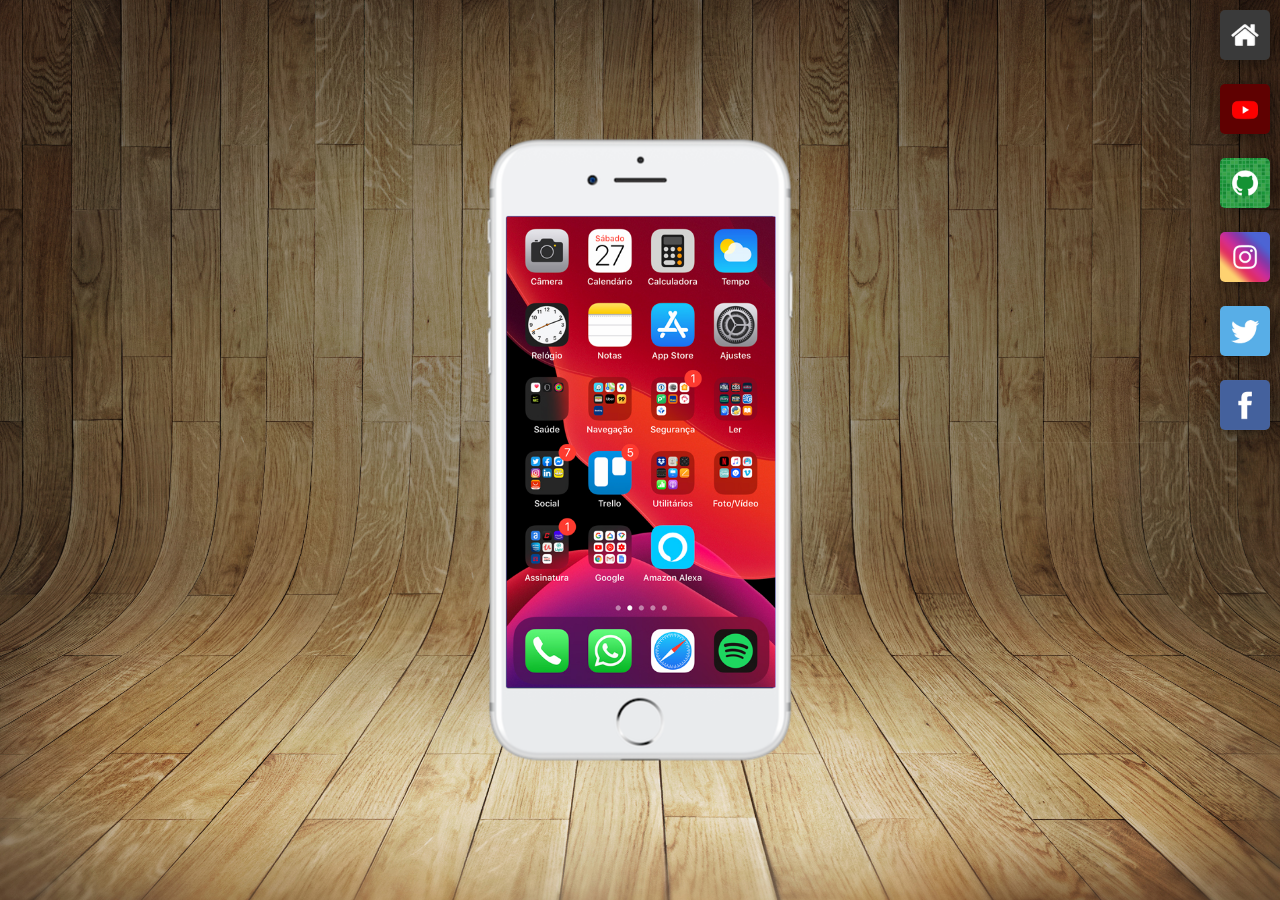
<file: index.html>
<!DOCTYPE html>
<html lang="pt-br">
<head>
    <meta charset="UTF-8">
    <meta name="viewport" content="width=device-width, initial-scale=1.0">
    <title>Redes Sociais</title>
    <link rel="stylesheet" href="style.css">
</head>
<body>
    <main>

        <section id="telefone">
            <iframe src="home.html" frameborder="0" name="tela" id="tela"></iframe>
        </section>

        <section id="redessociais">

            <a href="home.html" target="tela"><img src="imagens/imagens/logo-home.jpg" alt="home"></a>
            <br>

            <a href="youtube.html" target="tela"><img src="imagens/imagens/logo-youtube.jpg" alt="youtube"></a>
            <br>

            <a href="github.html" target="tela"><img src="imagens/imagens/logo-github.jpg" alt="github"></a>
            <br>

            <a href="instagram.html" target="tela"><img src="imagens/imagens/logo-instagram.jpg" alt="instagram"></a>
            <br>

            <a href="twitter.html" target="tela"><img src="imagens/imagens/logo-twitter.jpg" alt="twitter"></a>
            <br>

            <a href="facebook.html" target="tela"><img src="imagens/imagens/logo-facebook.jpg" alt="facebook"></a>
          
        </section>

    </main>
    
</body>
</html>
</file>
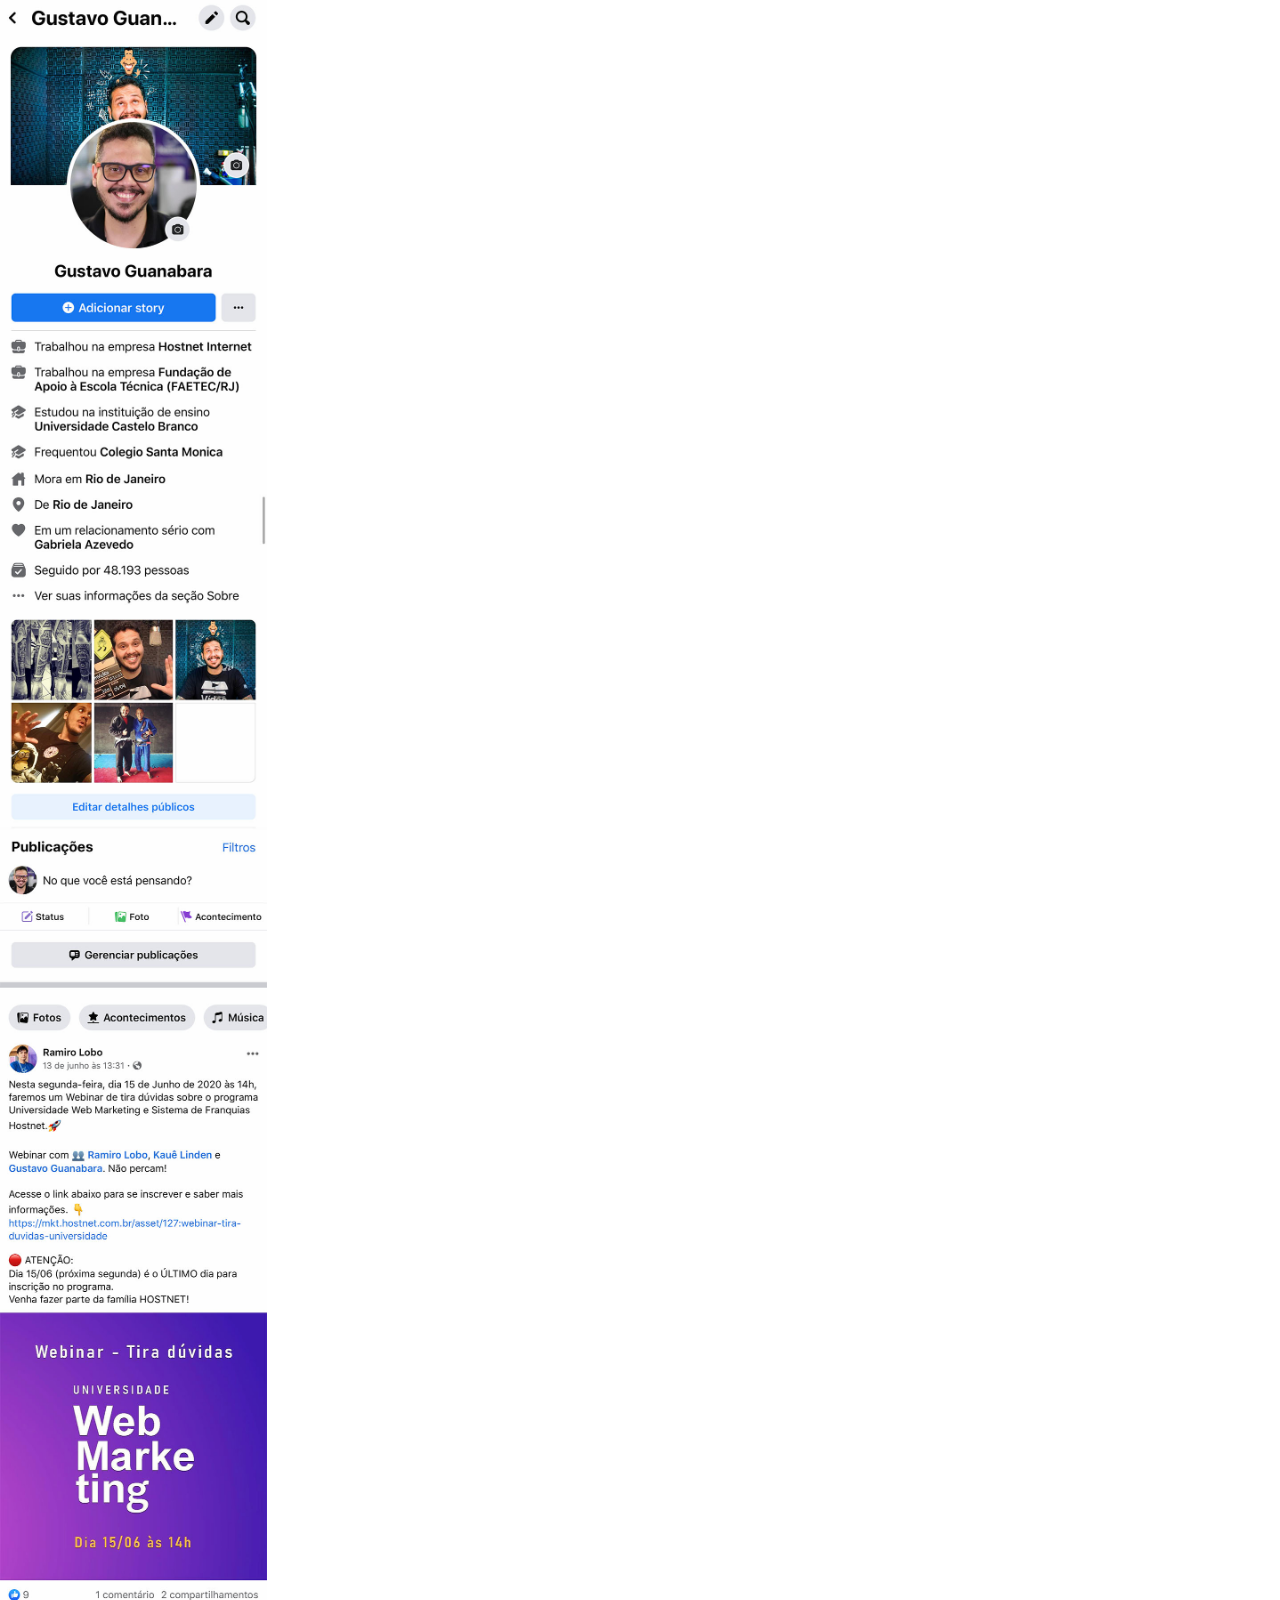
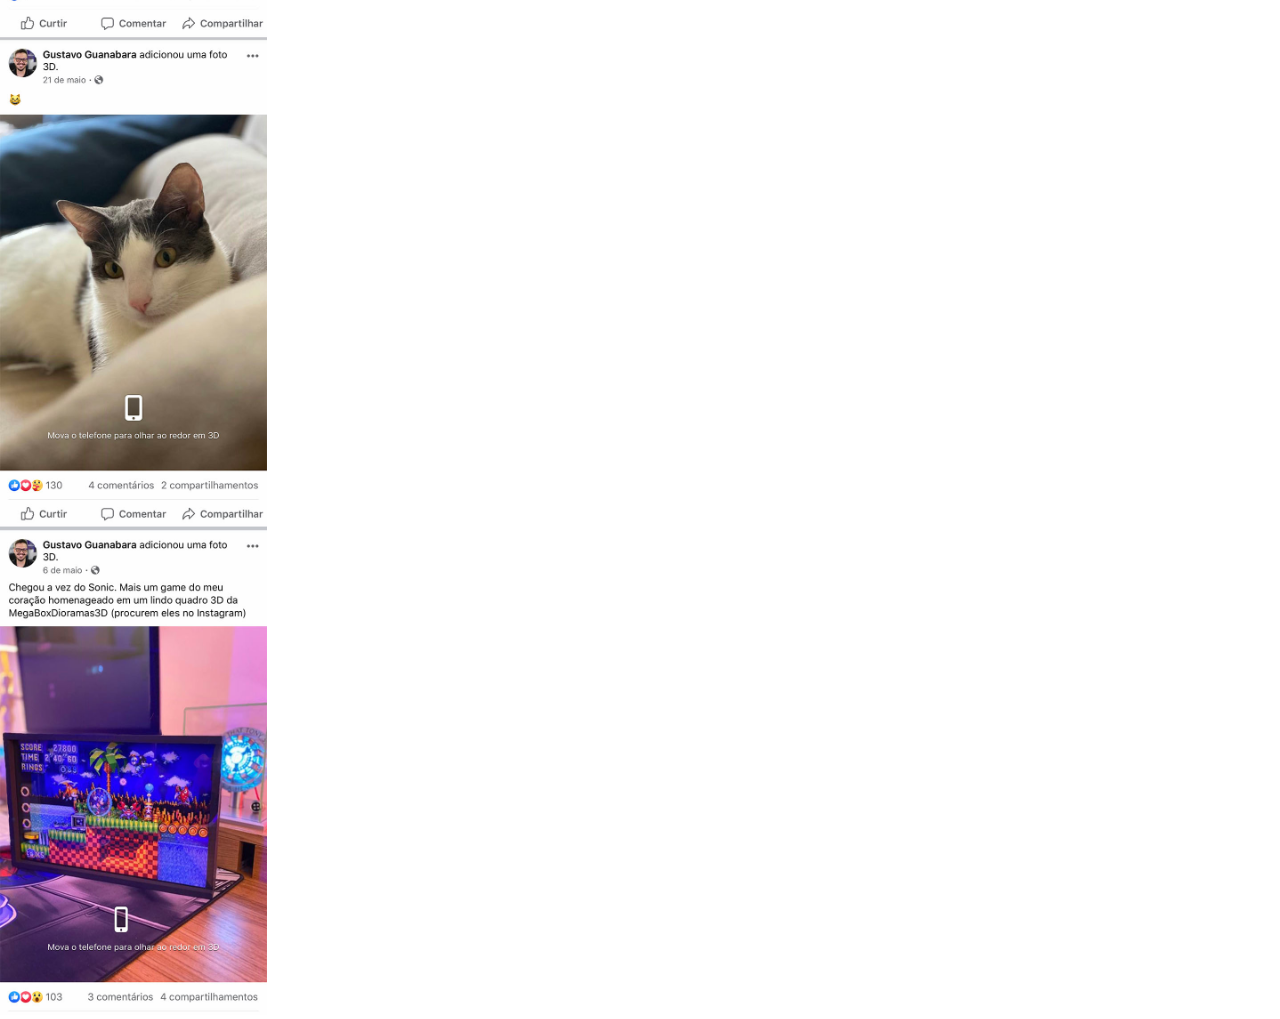
<file: facebook.html>
<!DOCTYPE html>
<html lang="pt-br">
<head>
    <meta charset="UTF-8">
    <meta name="viewport" content="width=device-width, initial-scale=1.0">
    <title>Facebook</title>
    <link rel="stylesheet" href="socials.css">
</head>
<body>

    <img src="imagens/imagens/tela-facebook.jpg" alt="Youtube">
    
</body>
</html>
</file>
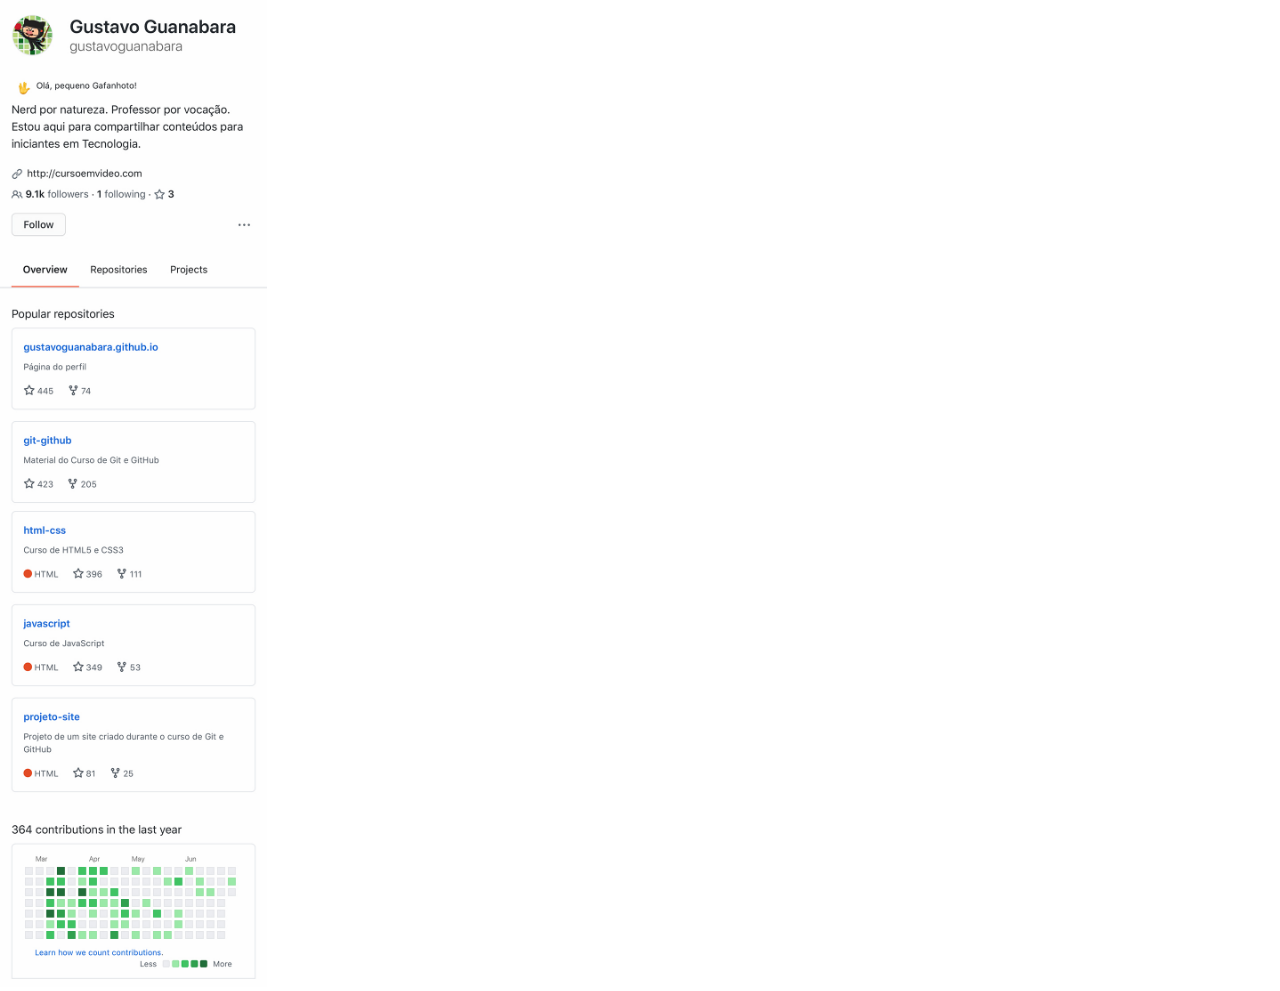
<file: github.html>
<!DOCTYPE html>
<html lang="pt-br">
<head>
    <meta charset="UTF-8">
    <meta name="viewport" content="width=device-width, initial-scale=1.0">
    <title>Github</title>
    <link rel="stylesheet" href="socials.css">
</head>
<body>

    <img src="imagens/imagens/tela-github.jpg" alt="Youtube">
    
</body>
</html>
</file>
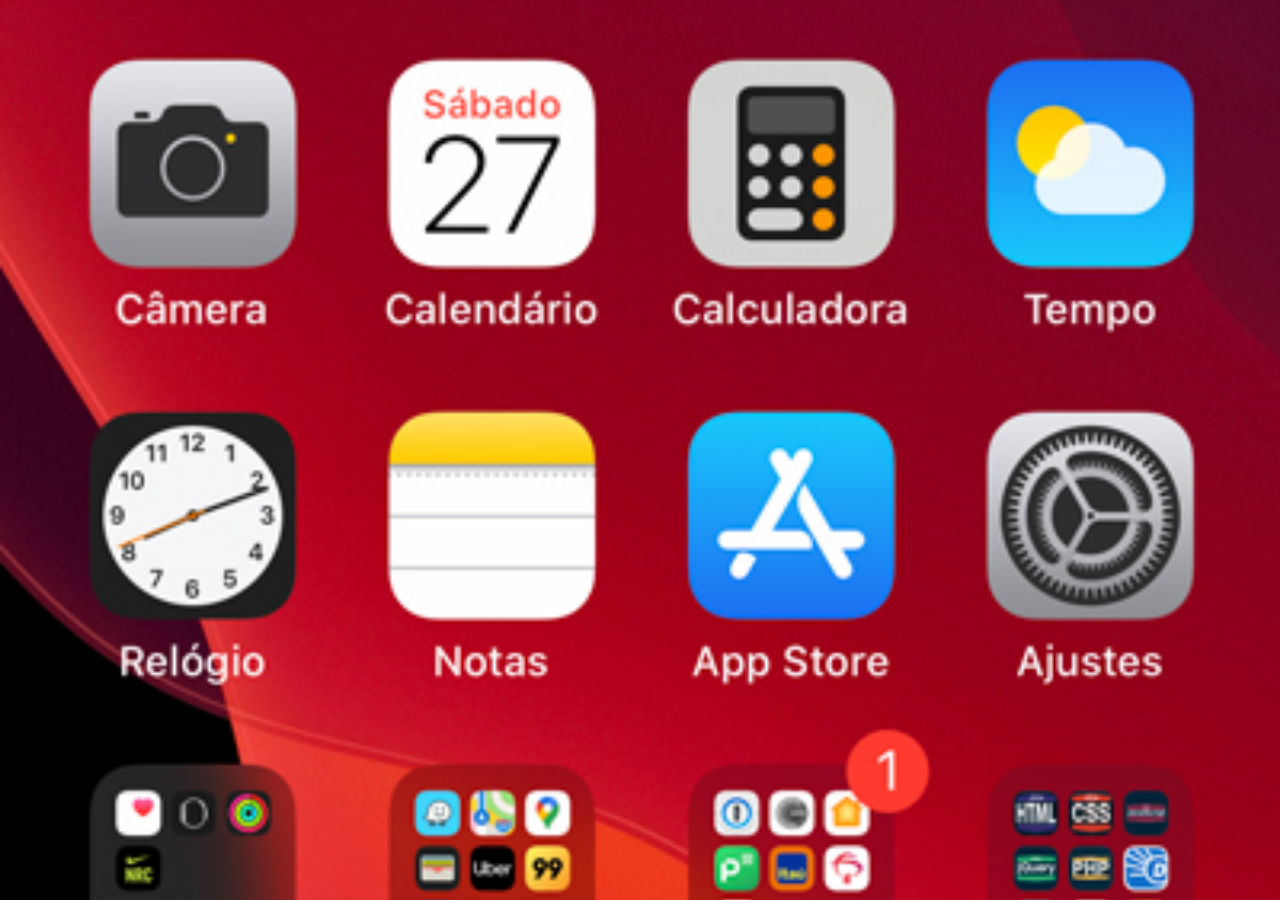
<file: home.html>
<!DOCTYPE html>
<html lang="pt-br">
<head>
    <meta charset="UTF-8">
    <meta name="viewport" content="width=device-width, initial-scale=1.0">
    <title>Home</title>
    <style>
        *{
            margin: 0px;
            padding: 0px;
        }

        body{
            width: 100vw;
            height: 100vh;
            background: blue url(imagens/imagens/tela-home.jpg);
            background-repeat: no-repeat;
            background-position: top center;
            background-size: cover;
        }
    </style>
</head>
<body>
    
</body>
</html>
</file>
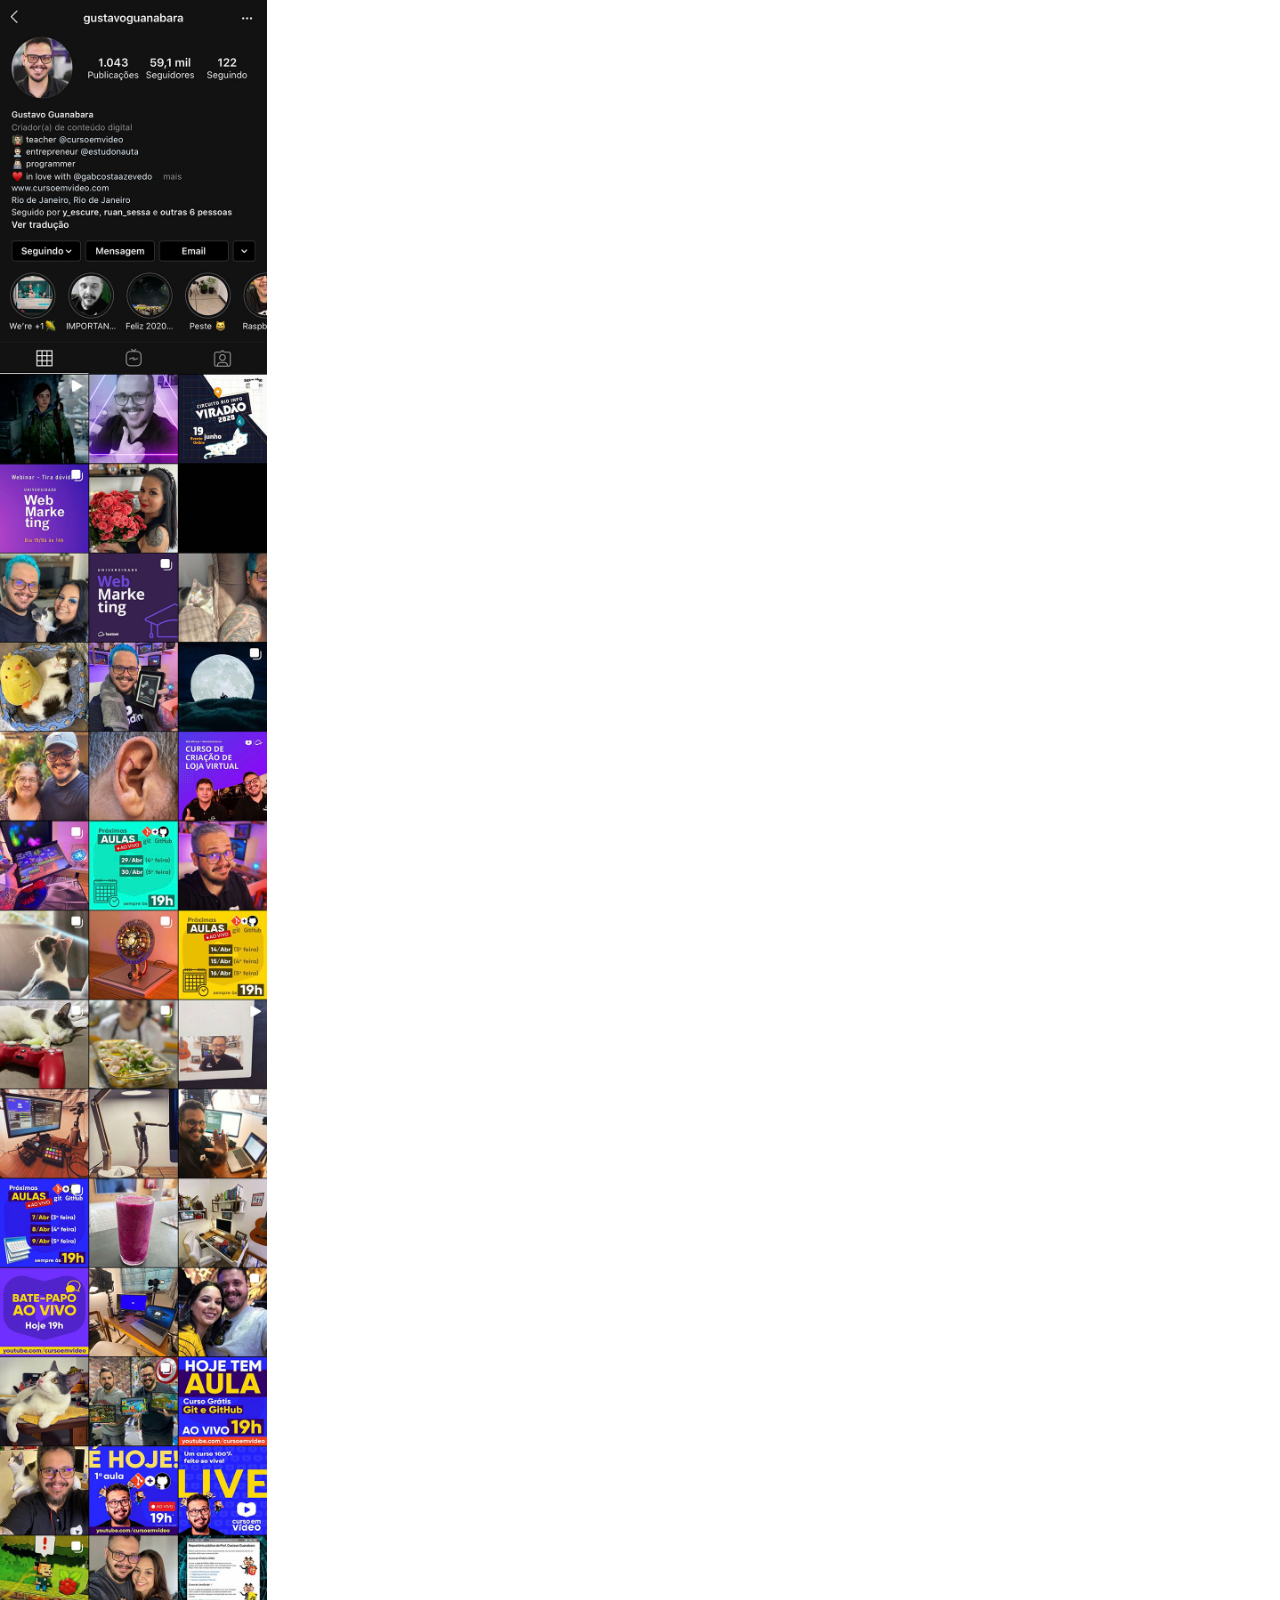
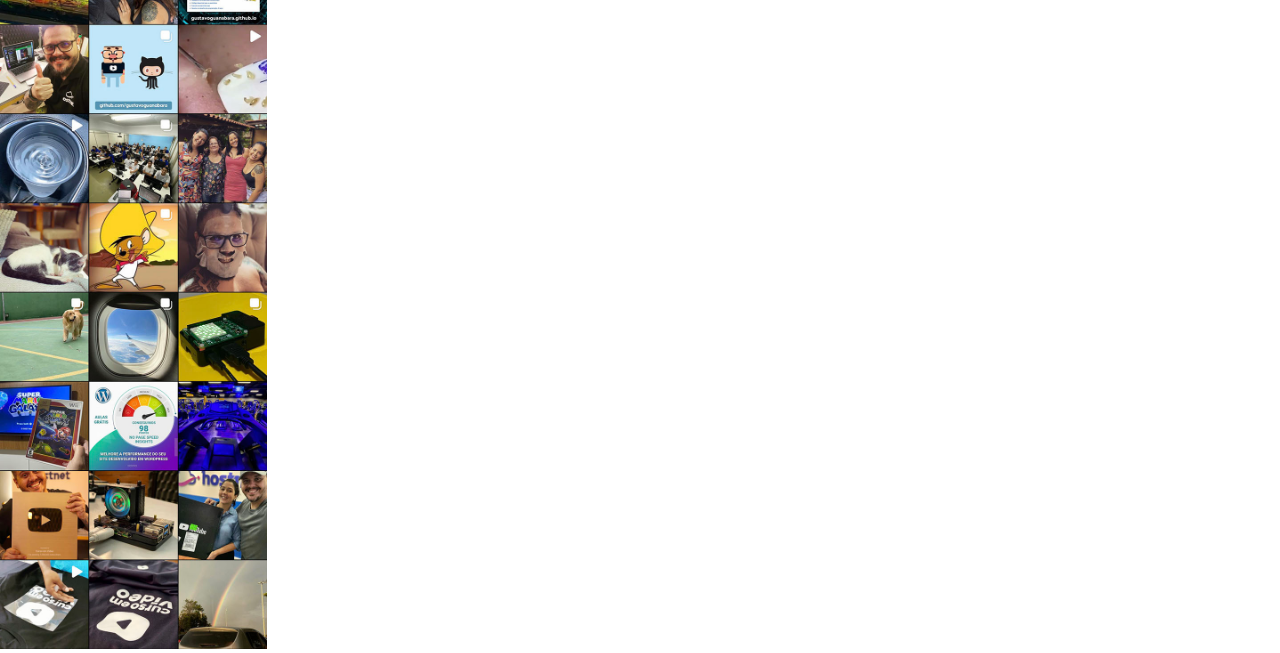
<file: instagram.html>
<!DOCTYPE html>
<html lang="pt-br">
<head>
    <meta charset="UTF-8">
    <meta name="viewport" content="width=device-width, initial-scale=1.0">
    <title>Instagram</title>
    <link rel="stylesheet" href="socials.css">
</head>
<body>

    <img src="imagens/imagens/tela-instagram.jpg" alt="Youtube">
    
</body>
</html>
</file>
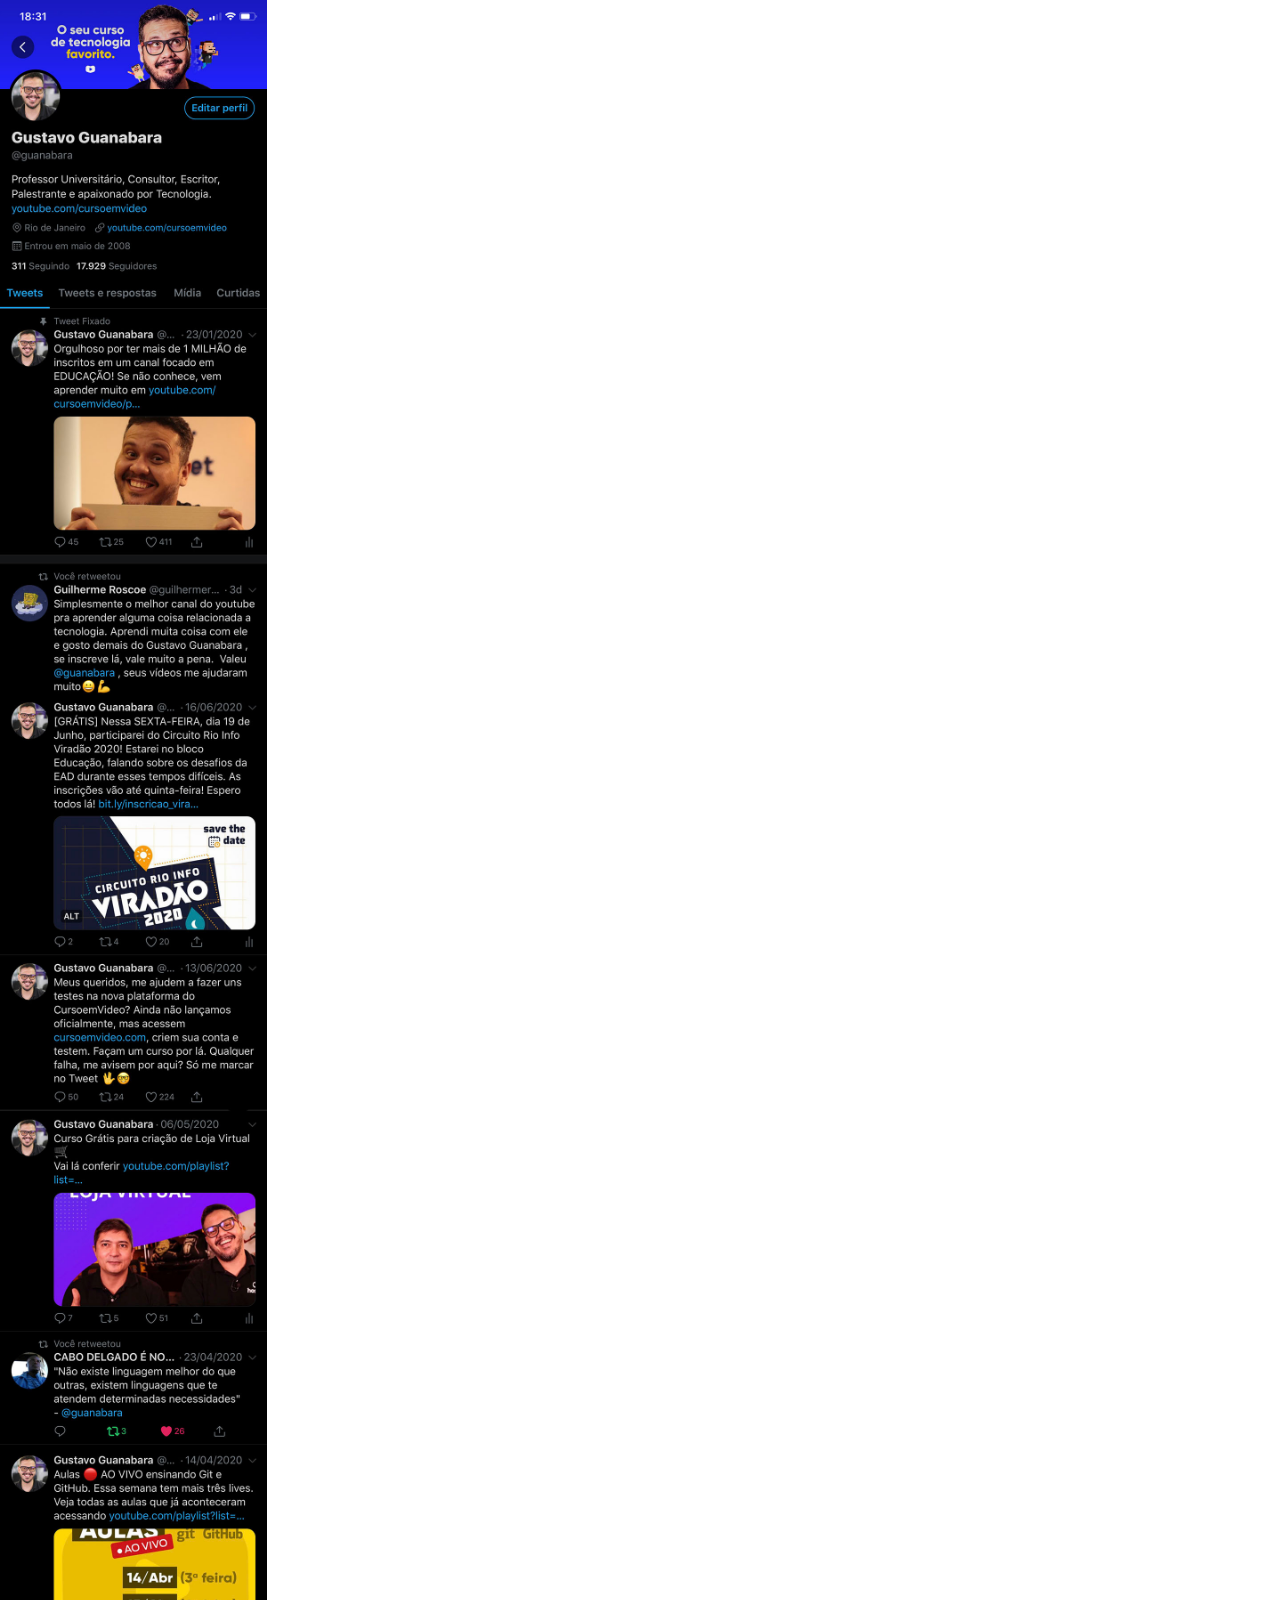
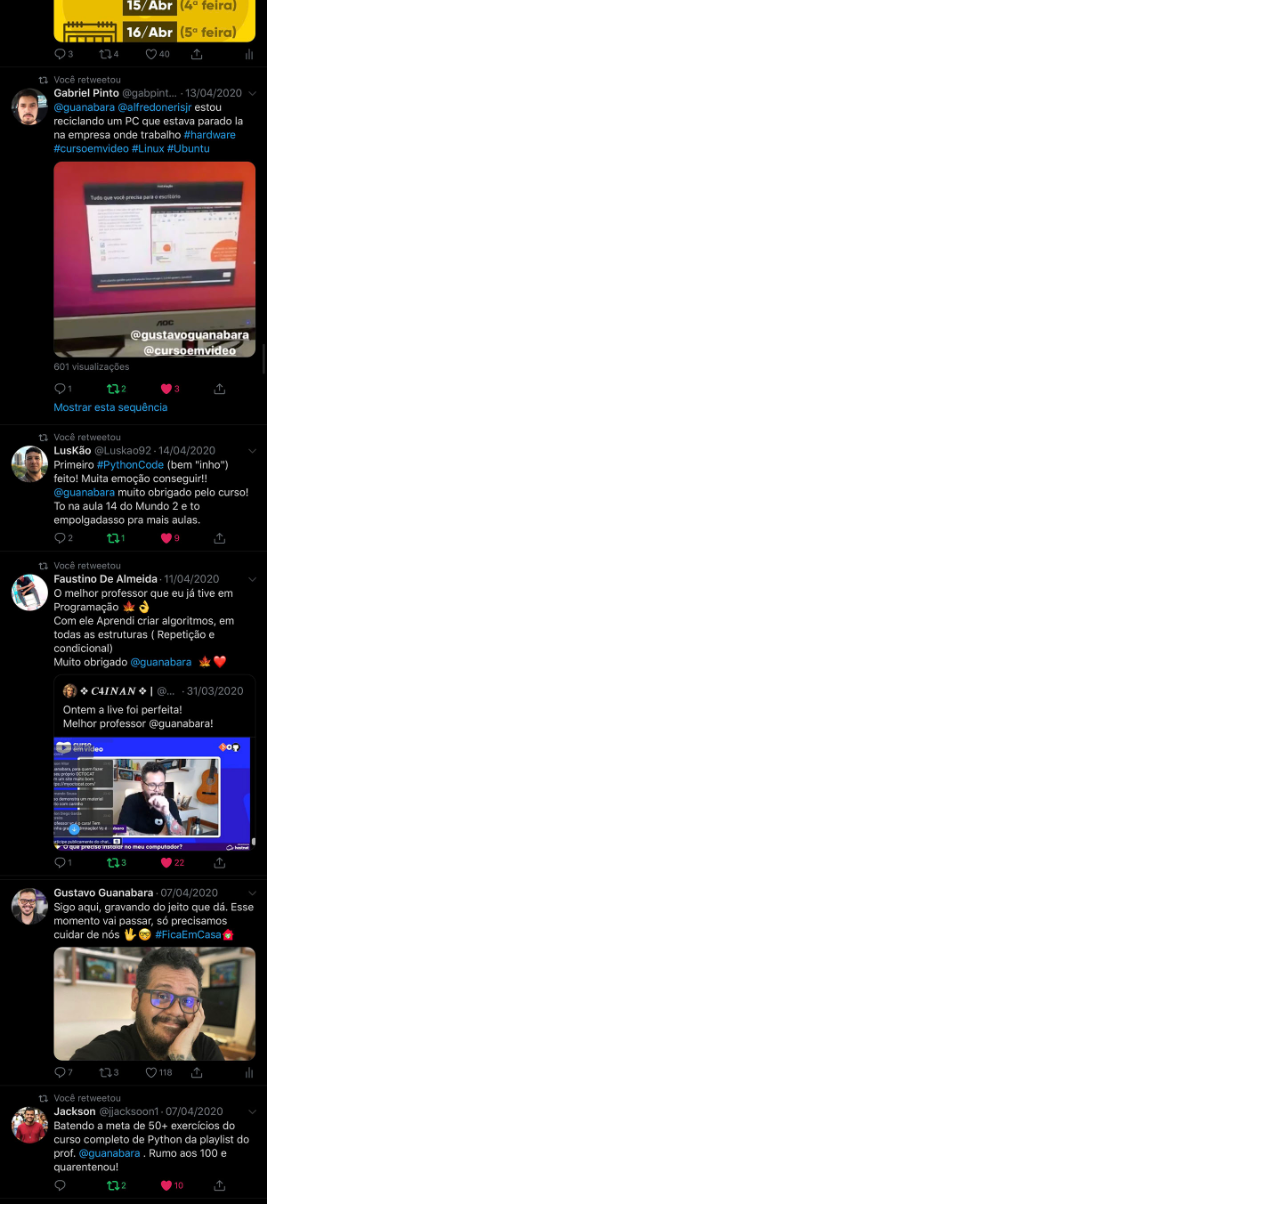
<file: twitter.html>
<!DOCTYPE html>
<html lang="pt-br">
<head>
    <meta charset="UTF-8">
    <meta name="viewport" content="width=device-width, initial-scale=1.0">
    <title>Twitter</title>
    <link rel="stylesheet" href="socials.css">
</head>
<body>

    <img src="imagens/imagens/tela-twitter.jpg" alt="Youtube">
    
</body>
</html>
</file>
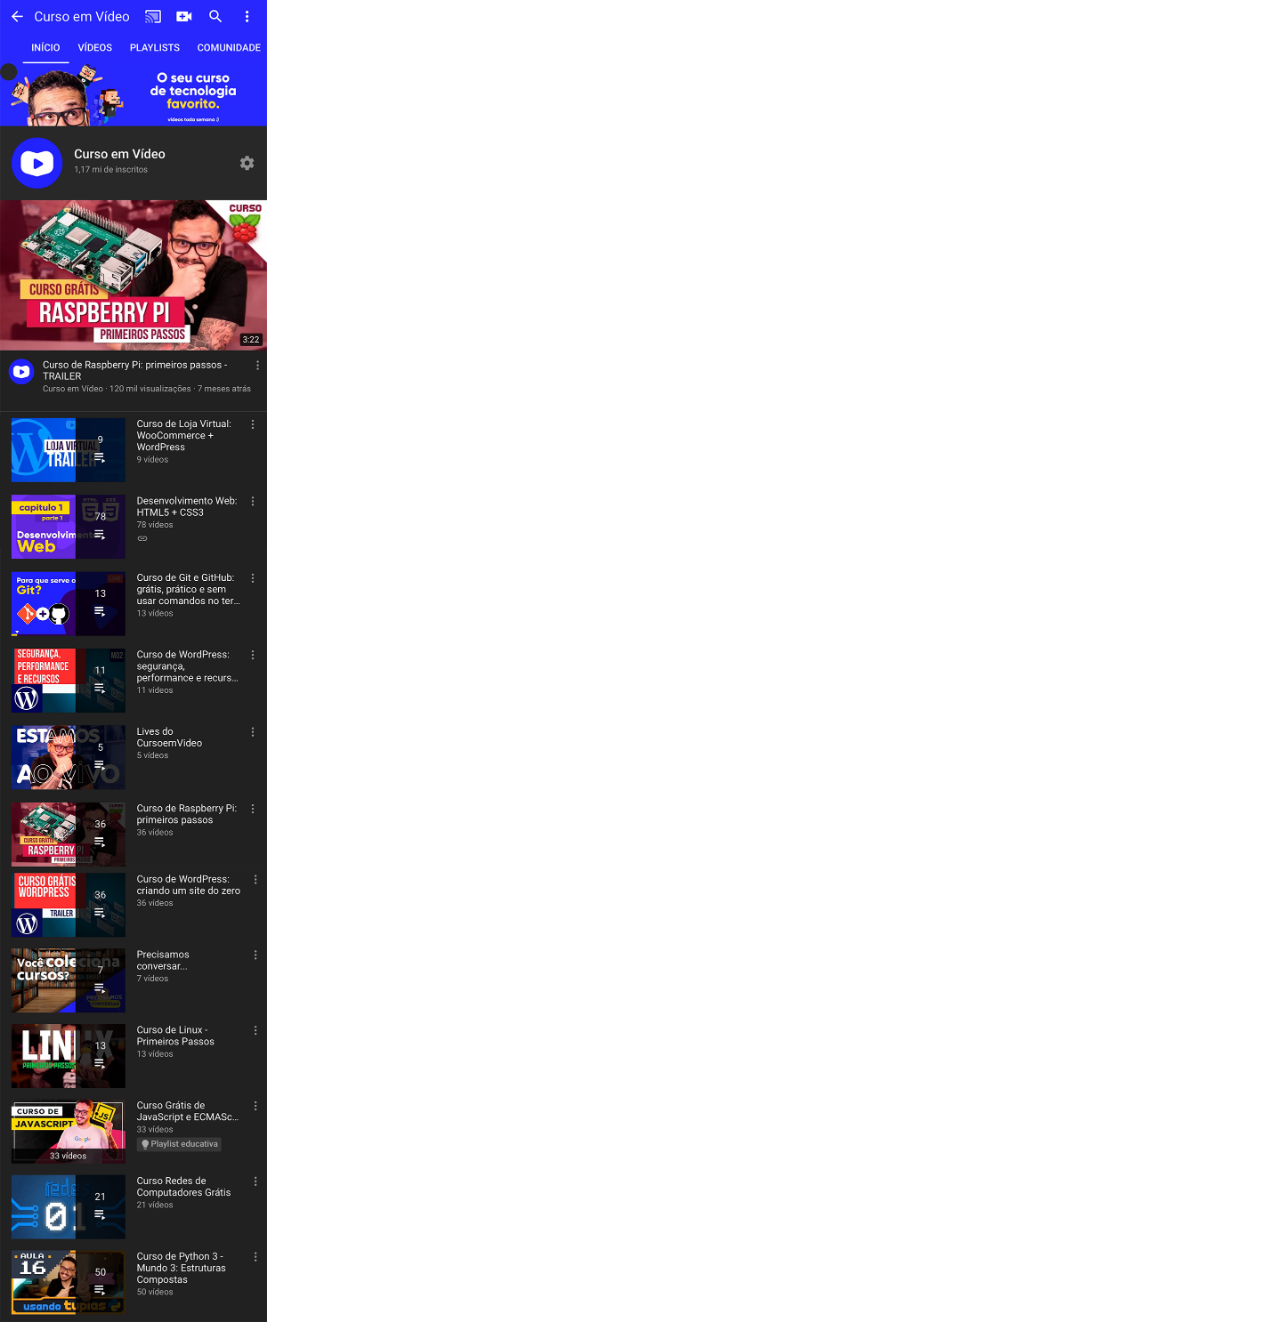
<file: youtube.html>
<!DOCTYPE html>
<html lang="pt-br">
<head>
    <meta charset="UTF-8">
    <meta name="viewport" content="width=device-width, initial-scale=1.0">
    <title>Youtube</title>
    <link rel="stylesheet" href="socials.css">
</head>
<body>

    <img src="imagens/imagens/tela-youtube.png" alt="Youtube">
    
</body>
</html>
</file>
<file: style.css>
@charset "UTF-8";

*{
    margin: 0px;
    padding: 0px;
    font-family: Arial, Helvetica, sans-serif;
}

html, body{
    height: 100vh;
    width: 100vw;
    background: url(imagens/imagens/fundo-madeira.jpg);
    background-repeat: no-repeat;
    background-position: top center;
    background-size: cover;
    background-attachment: fixed;

}

main{
    height: 100vh;
    position: relative;
}

section#telefone{
    position: absolute;
    top: 50%;
    left: 50%;
    transform: translate(-50%, -50%);
    height: 627px;
    width: 311px;
    background: url(imagens/imagens/frame-iphone.png);
    background-repeat: no-repeat;
}

iframe#tela{
    position: relative;
    top: 80px;
    left: 22px;
    width: 269px;
    height: 471px;
}

section#redessociais img{
    width: 50px;
    margin: 10px;
    border-radius: 10%;
    box-shadow: 3px 3px 20px rgba(0, 0, 0, 0.5);
    box-sizing: border-box;
}

section#redessociais{
    text-align: right;

}

section#redessociais img:hover{
    border: 2px solid rgba(255, 255, 255, 0.527);
    transform: translate(-5px, -5px);
    box-shadow: 6px 6px 20px rgba(0, 0, 0, 0.219);
    transition: .3s; border: 1s;
}
</file>
<file: socials.css>
@charset "UTF-8";
  
*{
    margin: 0px;
    padding: 0px;
    font-family: Arial, Helvetica, sans-serif;
}

::-webkit-scrollbar{
    width: 0px;
    height: 0px;
}

img{
    width: 267px;
}
</file>
